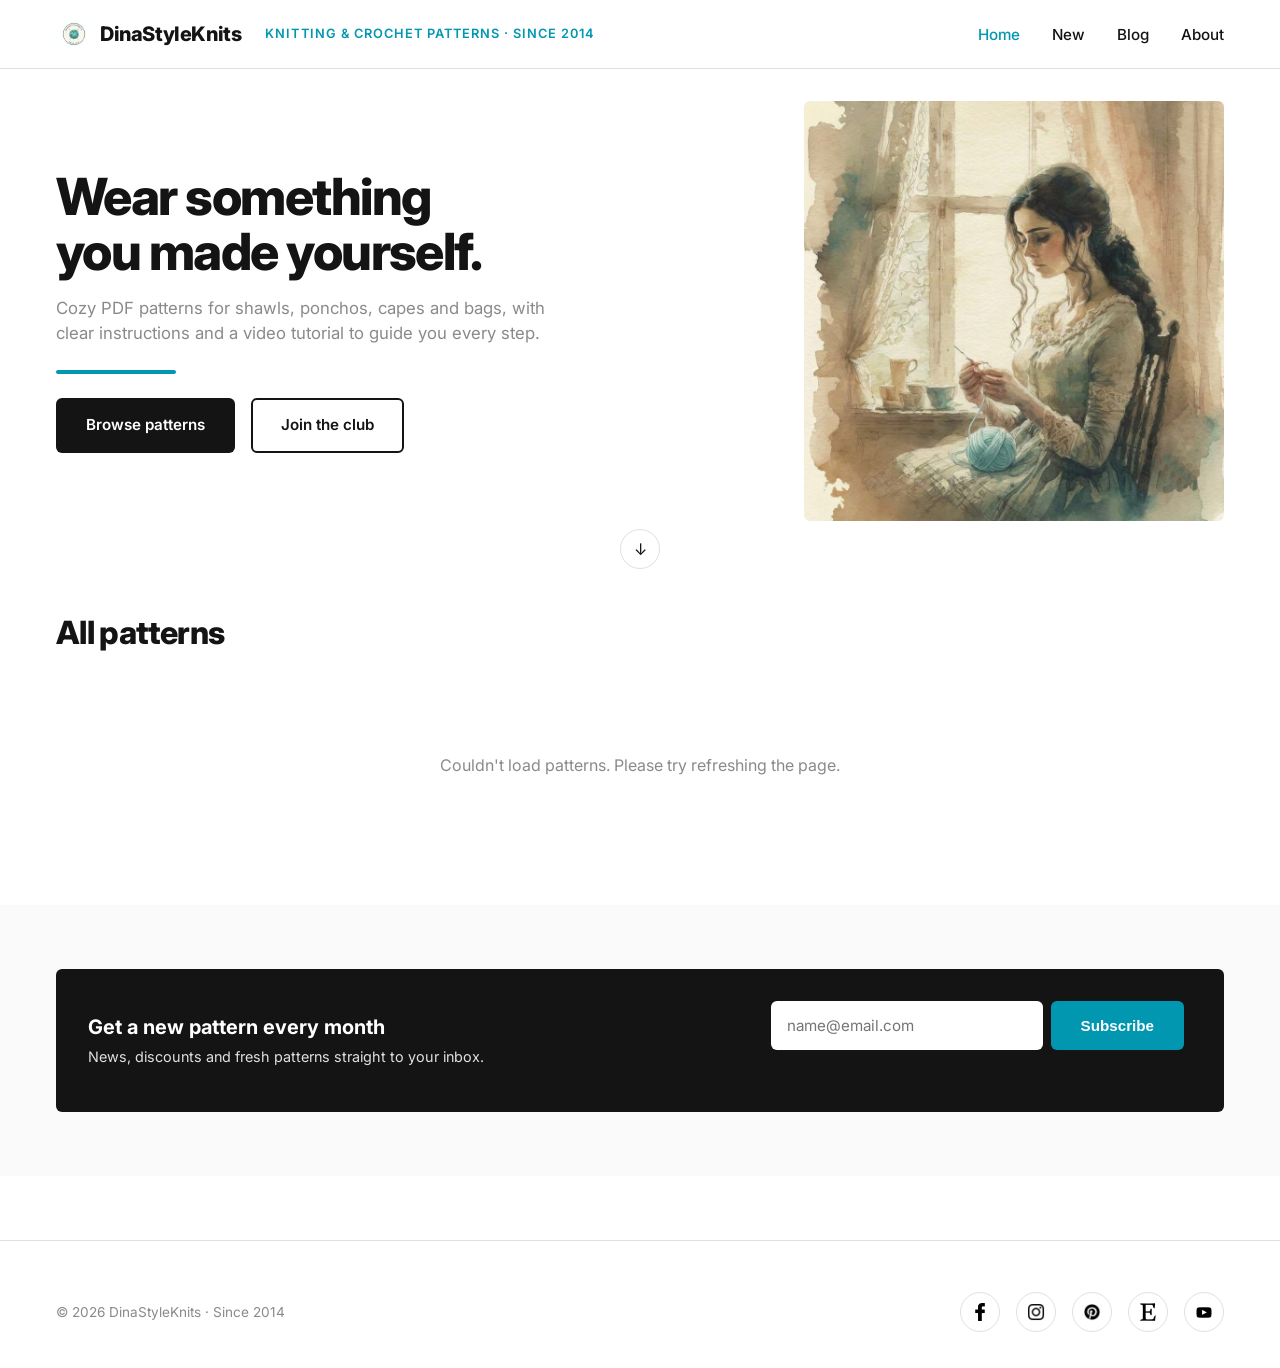
<file: frontend/index.html>
<!DOCTYPE html>
<html lang="en">
<head>
  <meta charset="UTF-8" />
  <meta name="viewport" content="width=device-width, initial-scale=1.0" />
  <title>DinaStyleKnits — Modern Knit &amp; Crochet Patterns</title>
  <meta name="description" content="Cozy, wearable knit and crochet patterns — PDF + video tutorials. Sustainable accessories since 2014." />
  <!-- Open Graph — картка попереднього перегляду при поширенні посилання в соцмережах/месенджерах.
       ⚠️ Коли буде готовий постійний домен, замінити og:url і og:image на нього. -->
  <meta property="og:type" content="website" />
  <meta property="og:title" content="DinaStyleKnits — Modern Knit &amp; Crochet Patterns" />
  <meta property="og:description" content="Cozy, wearable knit and crochet patterns — PDF + video tutorials. Sustainable accessories since 2014." />
  <meta property="og:image" content="https://dinastyleknits.com/v2/static/images/emblem.jpg" />
  <meta property="og:url" content="https://dinastyleknits.com/v2/index.html" />
  <meta name="twitter:card" content="summary_large_image" />
  <link rel="icon" href="favicon.ico" sizes="any" />
  <link rel="icon" type="image/png" sizes="32x32" href="static/images/favicon-32x32.png" />
  <link rel="icon" type="image/png" sizes="16x16" href="static/images/favicon-16x16.png" />
  <link rel="apple-touch-icon" href="apple-touch-icon.png" />
  <link rel="stylesheet" href="css/style.css" />
</head>
<body data-page="home">

  <header class="site-header" id="site-header"></header>

  <main>
    <section class="hero">
      <div class="container hero__inner">
        <div class="hero__content">
          <h1 class="hero__title">Wear something<br />you made yourself.</h1>
          <p class="hero__subtitle">
            Cozy PDF patterns for shawls, ponchos, capes and bags, with clear
            instructions and a video tutorial to guide you every step.
          </p>
          <span class="hero__title-accent"></span>
          <div class="hero__actions">
            <a class="btn btn-primary" href="#all-patterns">Browse patterns</a>
            <a class="btn btn-outline" href="#subscribe">Join the club</a>
          </div>
        </div>
        <a class="hero__image" href="https://www.etsy.com/shop/DinaStyleKnits?ref=shop-header-name&listing_id=279140232&from_page=listing&section_id=34374086" target="_blank" rel="noopener">
          <img src="static/images/hero-illustration.jpg" alt="Woman knitting by the window" />
        </a>
      </div>
      <div class="scroll-cue">
        <a href="#all-patterns" aria-label="Scroll to all patterns">↓</a>
      </div>
    </section>

    <section class="section" id="all-patterns">
      <div class="container">
        <div class="section__header">
          <h2 class="section__title">All patterns</h2>
        </div>
        <div class="pattern-grid" id="all-patterns-grid">
          <p class="grid-loading">Loading…</p>
        </div>
      </div>
    </section>

    <section class="section section--muted" id="subscribe">
      <div class="container">
        <div class="subscribe">
          <div class="subscribe__text">
            <h3>Get a new pattern every month</h3>
            <p>News, discounts and fresh patterns straight to your inbox.</p>
          </div>
          <form class="subscribe__form" id="subscribe-form">
            <input type="email" name="email" placeholder="name@email.com" required />
            <button type="submit" class="btn btn-accent">Subscribe</button>
            <p class="subscribe__message"></p>
          </form>
        </div>
      </div>
    </section>
  </main>

  <footer class="site-footer" id="site-footer"></footer>

  <script src="js/config.js"></script>
  <script src="js/api.js"></script>
  <script src="js/layout.js"></script>
  <script src="js/pattern-card.js"></script>
  <script src="js/subscribe.js"></script>
  <script src="js/home.js"></script>
  <script src="js/analytics-track.js"></script>
</body>
</html>
</file>
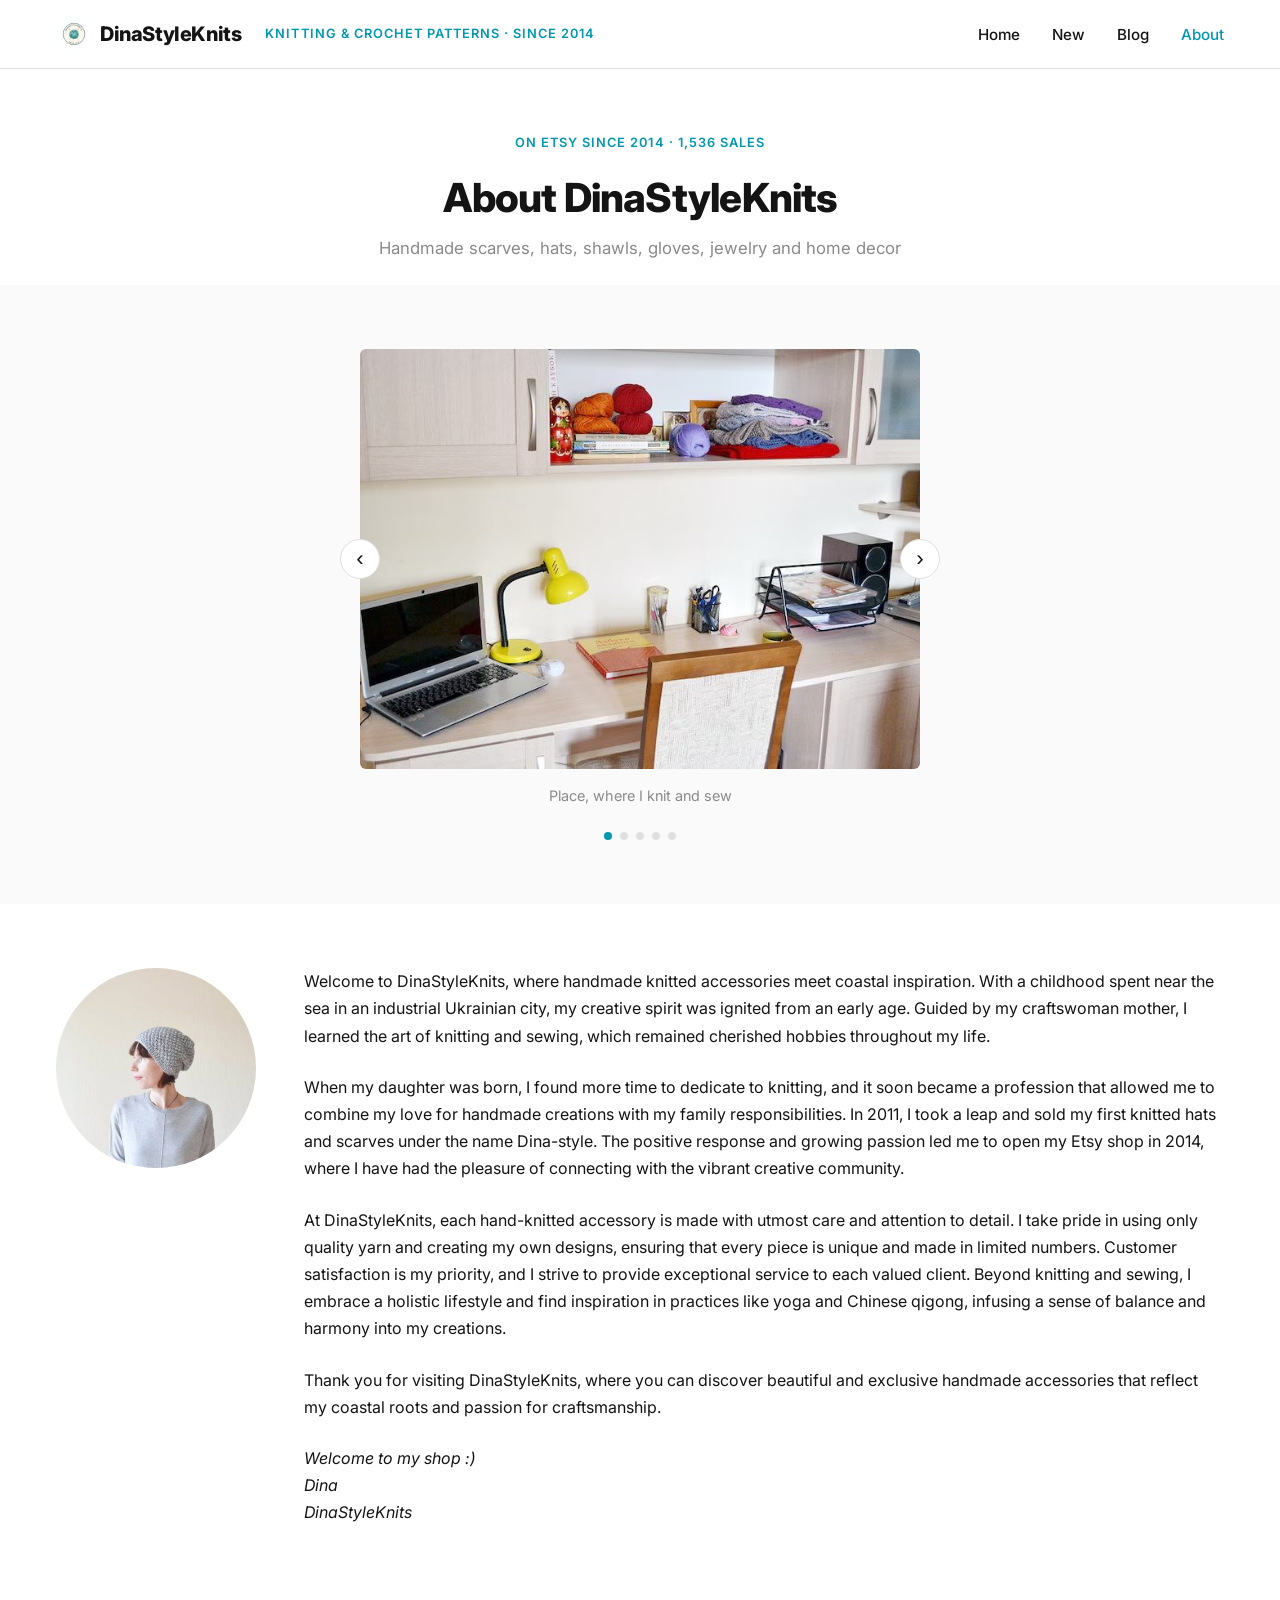
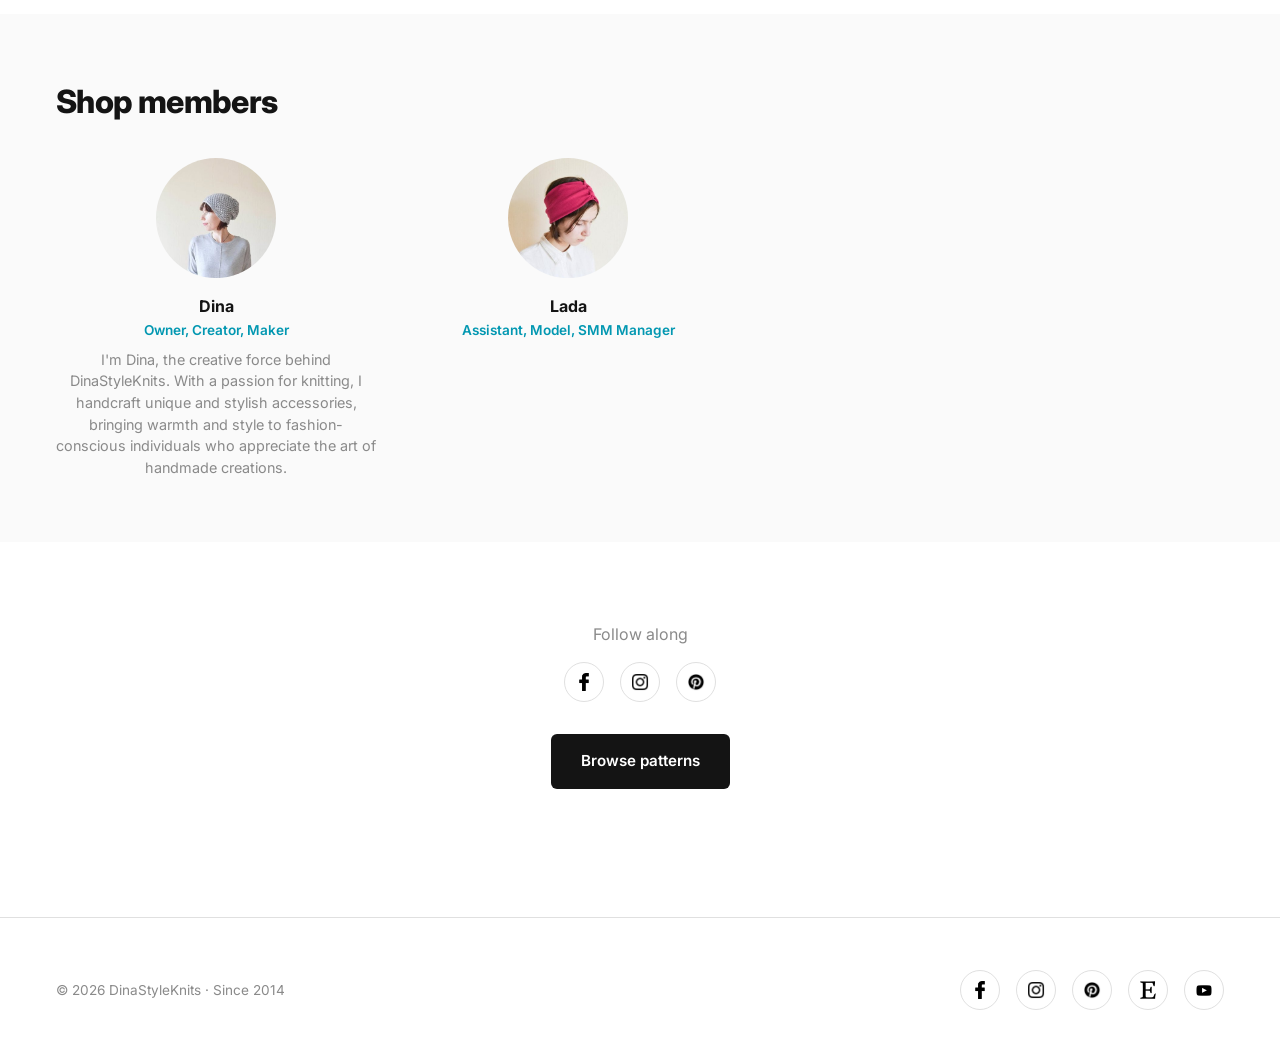
<file: frontend/about.html>
<!DOCTYPE html>
<html lang="en">
<head>
  <meta charset="UTF-8" />
  <meta name="viewport" content="width=device-width, initial-scale=1.0" />
  <title>About — DinaStyleKnits</title>
  <meta name="description" content="Handmade scarves, hats, shawls, gloves, jewelry and home decor by DinaStyleKnits — on Etsy since 2014." />
  <meta property="og:type" content="website" />
  <meta property="og:title" content="About — DinaStyleKnits" />
  <meta property="og:description" content="Handmade scarves, hats, shawls, gloves, jewelry and home decor by DinaStyleKnits — on Etsy since 2014." />
  <meta property="og:image" content="https://dinastyleknits.com/v2/static/images/emblem.jpg" />
  <meta property="og:url" content="https://dinastyleknits.com/v2/about.html" />
  <meta name="twitter:card" content="summary_large_image" />
  <link rel="icon" href="favicon.ico" sizes="any" />
  <link rel="icon" type="image/png" sizes="32x32" href="static/images/favicon-32x32.png" />
  <link rel="icon" type="image/png" sizes="16x16" href="static/images/favicon-16x16.png" />
  <link rel="apple-touch-icon" href="apple-touch-icon.png" />
  <link rel="stylesheet" href="css/style.css" />
  <link rel="stylesheet" href="css/about.css" />
</head>
<body data-page="about">

  <header class="site-header" id="site-header"></header>

  <main>
    <section class="section about-intro">
      <div class="container">
        <p class="hero__eyebrow-standalone">On Etsy since 2014 · 1,536 sales</p>
        <h1 class="about-title">About DinaStyleKnits</h1>
        <p class="about-subtitle">Handmade scarves, hats, shawls, gloves, jewelry and home decor</p>
      </div>
    </section>

    <section class="section section--muted">
      <div class="container">
        <div class="about-carousel" id="about-carousel">
          <button class="about-carousel__arrow about-carousel__arrow--prev" id="carousel-prev" aria-label="Previous photo">&#8249;</button>
          <div class="about-carousel__viewport">
            <img class="about-carousel__image" id="carousel-image" src="" alt="" />
          </div>
          <button class="about-carousel__arrow about-carousel__arrow--next" id="carousel-next" aria-label="Next photo">&#8250;</button>
        </div>
        <p class="about-carousel__caption" id="carousel-caption"></p>
        <div class="about-carousel__dots" id="carousel-dots"></div>
      </div>
    </section>

    <section class="section">
      <div class="container about-story">
        <div class="about-story__avatar">
          <img src="static/images/about-avatar-dina.jpg" alt="Dina" class="about-story__avatar-img" />
        </div>
        <div class="about-story__text">
          <p>
            Welcome to DinaStyleKnits, where handmade knitted accessories meet coastal
            inspiration. With a childhood spent near the sea in an industrial Ukrainian
            city, my creative spirit was ignited from an early age. Guided by my
            craftswoman mother, I learned the art of knitting and sewing, which remained
            cherished hobbies throughout my life.
          </p>
          <p>
            When my daughter was born, I found more time to dedicate to knitting, and it
            soon became a profession that allowed me to combine my love for handmade
            creations with my family responsibilities. In 2011, I took a leap and sold my
            first knitted hats and scarves under the name Dina-style. The positive
            response and growing passion led me to open my Etsy shop in 2014, where I
            have had the pleasure of connecting with the vibrant creative community.
          </p>
          <p>
            At DinaStyleKnits, each hand-knitted accessory is made with utmost care and
            attention to detail. I take pride in using only quality yarn and creating my
            own designs, ensuring that every piece is unique and made in limited
            numbers. Customer satisfaction is my priority, and I strive to provide
            exceptional service to each valued client. Beyond knitting and sewing, I
            embrace a holistic lifestyle and find inspiration in practices like yoga and
            Chinese qigong, infusing a sense of balance and harmony into my creations.
          </p>
          <p>
            Thank you for visiting DinaStyleKnits, where you can discover beautiful and
            exclusive handmade accessories that reflect my coastal roots and passion for
            craftsmanship.
          </p>
          <p class="about-story__signature">
            Welcome to my shop :)<br />
            Dina<br />
            DinaStyleKnits
          </p>
        </div>
      </div>
    </section>

    <section class="section section--muted">
      <div class="container">
        <h2 class="section__title" style="margin-bottom: var(--space-4);">Shop members</h2>
        <div class="about-team">
          <div class="about-team__member">
            <img src="static/images/about-avatar-dina.jpg" alt="Dina" class="about-team__avatar-img" />
            <p class="about-team__name">Dina</p>
            <p class="about-team__role">Owner, Creator, Maker</p>
            <p class="about-team__bio">
              I'm Dina, the creative force behind DinaStyleKnits. With a passion for
              knitting, I handcraft unique and stylish accessories, bringing warmth and
              style to fashion-conscious individuals who appreciate the art of handmade
              creations.
            </p>
          </div>
          <div class="about-team__member">
            <img src="static/images/about-avatar-lada.jpg" alt="Lada" class="about-team__avatar-img" />
            <p class="about-team__name">Lada</p>
            <p class="about-team__role">Assistant, Model, SMM Manager</p>
          </div>
        </div>
      </div>
    </section>

    <section class="section">
      <div class="container" style="text-align: center;">
        <p style="color: var(--color-gray-500); margin-bottom: var(--space-2);">Follow along</p>
        <ul class="social-links" style="justify-content: center; margin: 0 auto var(--space-4);">
          <li><a href="https://www.facebook.com/pages/Dinastyleknits/1541734096057441" target="_blank" rel="noopener" aria-label="Facebook"><img src="static/images/facebook-icon.png" alt="" class="social-icon-img" /></a></li>
          <li><a href="http://instagram.com/dina.style" target="_blank" rel="noopener" aria-label="Instagram"><img src="static/images/instagram-icon.png" alt="" class="social-icon-img" /></a></li>
          <li><a href="https://www.pinterest.com/dinastyleknits/" target="_blank" rel="noopener" aria-label="Pinterest"><img src="static/images/pinterest-icon.png" alt="" class="social-icon-img" /></a></li>
        </ul>
        <a class="btn btn-primary" href="index.html#all-patterns">Browse patterns</a>
      </div>
    </section>
  </main>

  <footer class="site-footer" id="site-footer"></footer>

  <script src="js/config.js"></script>
  <script src="js/api.js"></script>
  <script src="js/layout.js"></script>
  <script src="js/about.js"></script>
  <script src="js/analytics-track.js"></script>
</body>
</html>
</file>
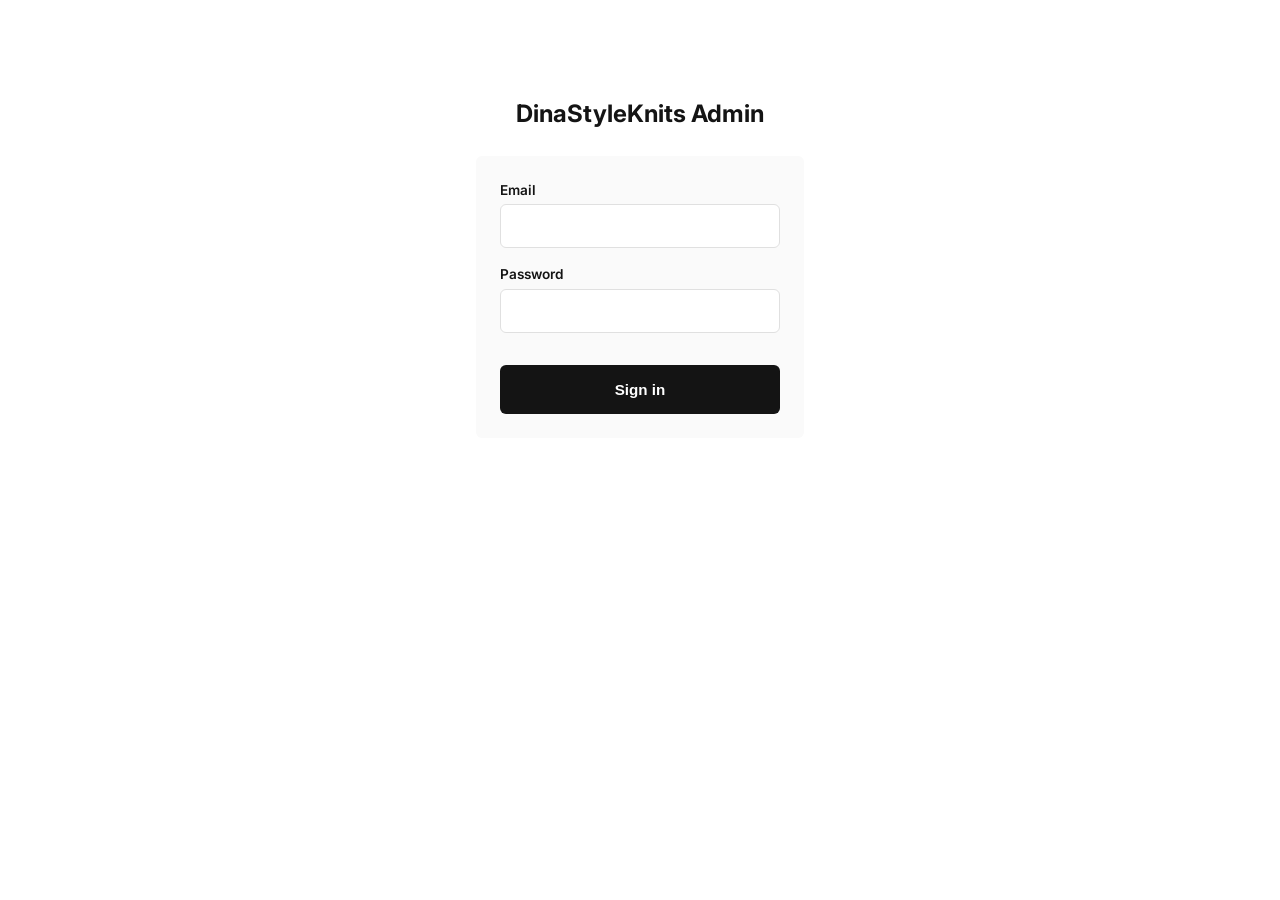
<file: frontend/admin.html>
<!DOCTYPE html>
<html lang="en">
<head>
  <meta charset="UTF-8" />
  <meta name="viewport" content="width=device-width, initial-scale=1.0" />
  <title>Admin — DinaStyleKnits</title>
  <meta name="robots" content="noindex, nofollow" />
  <link rel="icon" href="favicon.ico" sizes="any" />
  <link rel="icon" type="image/png" sizes="32x32" href="static/images/favicon-32x32.png" />
  <link rel="icon" type="image/png" sizes="16x16" href="static/images/favicon-16x16.png" />
  <link rel="apple-touch-icon" href="apple-touch-icon.png" />
  <link rel="stylesheet" href="css/style.css" />
  <link rel="stylesheet" href="css/admin.css" />
</head>
<body data-page="admin">

  <div id="admin-root">
    <p style="text-align:center; padding: 48px;">Loading…</p>
  </div>

  <script src="js/config.js"></script>
  <script src="js/api.js"></script>
  <script src="js/admin.js"></script>
</body>
</html>
</file>
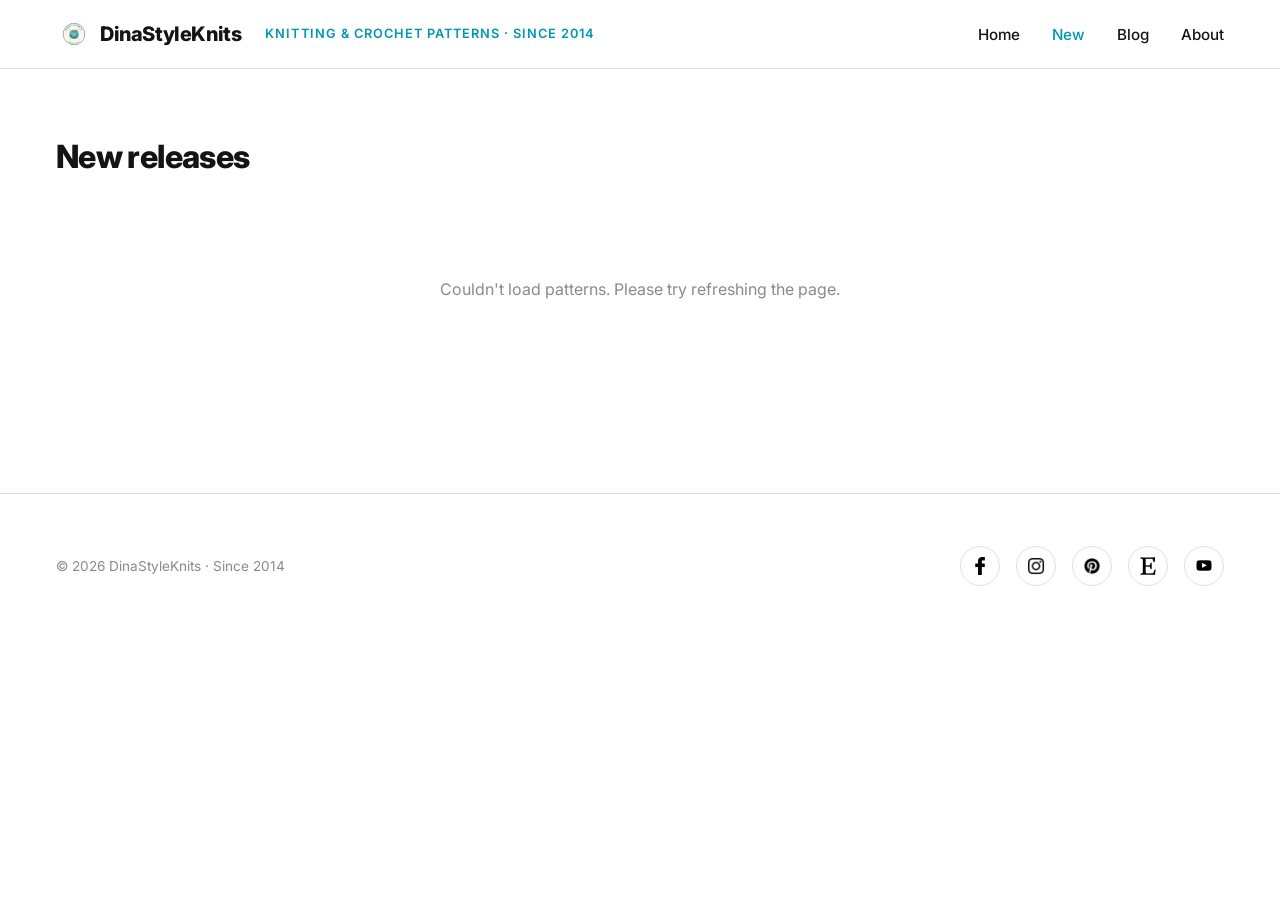
<file: frontend/new.html>
<!DOCTYPE html>
<html lang="en">
<head>
  <meta charset="UTF-8" />
  <meta name="viewport" content="width=device-width, initial-scale=1.0" />
  <title>New releases — DinaStyleKnits</title>
  <meta name="description" content="The newest knit and crochet PDF patterns from DinaStyleKnits." />
  <meta property="og:type" content="website" />
  <meta property="og:title" content="New releases — DinaStyleKnits" />
  <meta property="og:description" content="The newest knit and crochet PDF patterns from DinaStyleKnits." />
  <meta property="og:image" content="https://dinastyleknits.com/v2/static/images/emblem.jpg" />
  <meta property="og:url" content="https://dinastyleknits.com/v2/new.html" />
  <meta name="twitter:card" content="summary_large_image" />
  <link rel="icon" href="favicon.ico" sizes="any" />
  <link rel="icon" type="image/png" sizes="32x32" href="static/images/favicon-32x32.png" />
  <link rel="icon" type="image/png" sizes="16x16" href="static/images/favicon-16x16.png" />
  <link rel="apple-touch-icon" href="apple-touch-icon.png" />
  <link rel="stylesheet" href="css/style.css" />
</head>
<body data-page="new">

  <header class="site-header" id="site-header"></header>

  <main>
    <section class="section">
      <div class="container">
        <div class="section__header">
          <h2 class="section__title">New releases</h2>
        </div>
        <div class="pattern-grid" id="new-grid">
          <p class="grid-loading">Loading…</p>
        </div>
      </div>
    </section>
  </main>

  <footer class="site-footer" id="site-footer"></footer>

  <script src="js/config.js"></script>
  <script src="js/api.js"></script>
  <script src="js/layout.js"></script>
  <script src="js/pattern-card.js"></script>
  <script src="js/new.js"></script>
  <script src="js/analytics-track.js"></script>
</body>
</html>
</file>
<file: frontend/css/style.css>
/* =========================================================================
   DinaStyleKnits — дизайн-система
   Палітра затверджена замовницею: білий / чорний + яскравий бірюзовий (з банера)
   Мінімалізм: багато повітря, мінімум декору, акцент лише на кольорі й типографіці
   ========================================================================= */

@import url('https://fonts.googleapis.com/css2?family=Inter:wght@400;500;600;700;800&display=swap');

:root {
  /* Кольори — див. звіт з аналізу палітри (HEX виміряно напряму з банера/емблеми) */
  --color-accent: #0297B1;
  --color-accent-dark: #017792;
  --color-accent-light: #E3F5F8;
  --color-black: #141414;
  --color-white: #FFFFFF;
  --color-gray-50: #FAFAFA;
  --color-gray-100: #F2F2F2;
  --color-gray-300: #E0E0E0;
  --color-gray-500: #8A8A8A;

  /* Типографіка */
  --font-body: 'Inter', system-ui, -apple-system, sans-serif;

  /* Відступи (базова шкала 8px) */
  --space-1: 8px;
  --space-2: 16px;
  --space-3: 24px;
  --space-4: 32px;
  --space-6: 48px;
  --space-8: 64px;
  --space-10: 96px;

  --radius: 6px;
  --max-width: 1200px;
}

* {
  box-sizing: border-box;
}

html {
  scroll-behavior: smooth;
}

body {
  margin: 0;
  font-family: var(--font-body);
  color: var(--color-black);
  background: var(--color-white);
  line-height: 1.5;
  -webkit-font-smoothing: antialiased;
}

img {
  max-width: 100%;
  display: block;
}

a {
  color: inherit;
  text-decoration: none;
}

.container {
  max-width: var(--max-width);
  margin: 0 auto;
  padding: 0 var(--space-2);
}

/* Видимий фокус для клавіатурної навігації — не прибираємо outline, лише стилізуємо */
a:focus-visible,
button:focus-visible,
input:focus-visible {
  outline: 2px solid var(--color-accent);
  outline-offset: 2px;
}

/* ================= HEADER / NAV ================= */

.site-header {
  border-bottom: 1px solid var(--color-gray-300);
  position: sticky;
  top: 0;
  background: var(--color-white);
  z-index: 100;
}

.site-header__inner {
  display: flex;
  align-items: center;
  padding: var(--space-2) var(--space-2);
  max-width: var(--max-width);
  margin: 0 auto;
}

.brand {
  display: flex;
  align-items: center;
  gap: var(--space-1);
  font-weight: 800;
  font-size: 1.25rem;
  letter-spacing: -0.02em;
}

.brand img {
  height: 36px;
  width: 36px;
  border-radius: 50%;
}

.header-tagline {
  margin: 0 0 0 var(--space-3);
  text-transform: uppercase;
  letter-spacing: 0.08em;
  font-size: 0.8rem;
  font-weight: 600;
  color: var(--color-accent);
  white-space: nowrap;
}

.nav-links {
  display: flex;
  gap: var(--space-4);
  list-style: none;
  margin: 0 0 0 auto;
  padding: 0;
}

.nav-links a {
  font-weight: 500;
  font-size: 0.95rem;
  transition: color 0.15s ease;
}

.nav-links a:hover,
.nav-links a.is-active {
  color: var(--color-accent);
}

.nav-toggle {
  display: none;
  background: none;
  border: none;
  cursor: pointer;
  padding: var(--space-1);
}

.nav-toggle span {
  display: block;
  width: 24px;
  height: 2px;
  background: var(--color-black);
  margin: 5px 0;
  transition: transform 0.2s ease, opacity 0.2s ease;
}

/* ================= BUTTONS ================= */

.btn {
  display: inline-flex;
  align-items: center;
  justify-content: center;
  gap: var(--space-1);
  padding: 14px 28px;
  border-radius: var(--radius);
  font-weight: 600;
  font-size: 0.95rem;
  border: 2px solid transparent;
  cursor: pointer;
  transition: background 0.15s ease, color 0.15s ease, border-color 0.15s ease;
  min-height: 44px; /* зручний touch-таргет для мобільних */
}

.btn-primary {
  background: var(--color-black);
  color: var(--color-white);
}

.btn-primary:hover {
  background: var(--color-accent-dark);
}

.btn-outline {
  background: transparent;
  border-color: var(--color-black);
  color: var(--color-black);
}

.btn-outline:hover {
  border-color: var(--color-accent);
  color: var(--color-accent);
}

.btn-accent {
  background: var(--color-accent);
  color: var(--color-white);
}

.btn-accent:hover {
  background: var(--color-accent-dark);
}

/* ================= HERO ================= */

.hero {
  padding: var(--space-4) 0 var(--space-2);
}

.hero__inner {
  display: grid;
  grid-template-columns: 1.1fr 0.9fr;
  gap: var(--space-6);
  align-items: center;
}

.hero__content {
  display: flex;
  flex-direction: column;
  justify-content: center;
}

.hero__title {
  font-size: clamp(2rem, 4vw, 3.25rem);
  font-weight: 800;
  letter-spacing: -0.03em;
  line-height: 1.08;
  margin: 0 0 var(--space-2);
}

.hero__title-accent {
  display: block;
  width: 120px;
  height: 4px;
  background: var(--color-accent);
  border-radius: 2px;
  margin: 0 0 var(--space-3);
}

.hero__subtitle {
  font-size: 1.05rem;
  color: var(--color-gray-500);
  max-width: 46ch;
  margin: 0 0 var(--space-3);
}

.hero__actions {
  display: flex;
  gap: var(--space-2);
  flex-wrap: wrap;
}

.hero__image {
  display: block;
  aspect-ratio: 1 / 1;
  background: var(--color-gray-100);
  border-radius: var(--radius);
  overflow: hidden;
  max-width: 420px;
  margin-left: auto;
}

.hero__image img {
  width: 100%;
  height: 100%;
  object-fit: cover;
}

.scroll-cue {
  display: flex;
  justify-content: center;
  margin-top: var(--space-1);
}

.scroll-cue a {
  width: 40px;
  height: 40px;
  border: 1px solid var(--color-gray-300);
  border-radius: 50%;
  display: flex;
  align-items: center;
  justify-content: center;
}

/* ================= SECTIONS ================= */

.section {
  padding: var(--space-8) 0;
}

/* Секція одразу під hero — верхній відступ менший, бо hero вже має власний
   нижній відступ; без цього між блоками лишається забагато порожнього місця */
#all-patterns {
  padding-top: var(--space-3);
}

.section--muted {
  background: var(--color-gray-50);
}

.section__header {
  display: flex;
  justify-content: space-between;
  align-items: flex-end;
  margin-bottom: var(--space-4);
  gap: var(--space-2);
  flex-wrap: wrap;
}

.section__title {
  font-size: clamp(1.5rem, 3vw, 2rem);
  font-weight: 800;
  letter-spacing: -0.02em;
  margin: 0;
}

.section__link {
  font-weight: 600;
  font-size: 0.9rem;
  border-bottom: 1px solid currentColor;
  padding-bottom: 2px;
}

.section__link:hover {
  color: var(--color-accent);
}

/* ================= PATTERN GRID / CARDS ================= */

.pattern-grid {
  display: grid;
  grid-template-columns: repeat(3, 1fr);
  gap: var(--space-3);
}

.pattern-card {
  display: block;
}

.pattern-card__image {
  aspect-ratio: 1 / 1;
  background: var(--color-gray-100);
  border-radius: var(--radius);
  overflow: hidden;
  margin-bottom: var(--space-1);
}

.pattern-card__image img {
  width: 100%;
  height: 100%;
  object-fit: contain;
  transition: transform 0.3s ease;
}

.pattern-card:hover .pattern-card__image img {
  transform: scale(1.04);
}

.pattern-card__title {
  font-weight: 600;
  font-size: 0.95rem;
  margin: 0 0 4px;
  transition: color 0.15s ease;
}

.pattern-card:hover .pattern-card__title {
  color: var(--color-accent);
}

.pattern-card__price {
  color: var(--color-gray-500);
  font-size: 0.9rem;
  margin: 0;
}

.badge-new {
  display: inline-block;
  vertical-align: middle;
  margin-right: 6px;
  transform: translateY(-1px);
  background: var(--color-accent);
  color: var(--color-white);
  font-size: 0.7rem;
  font-weight: 700;
  text-transform: uppercase;
  letter-spacing: 0.04em;
  padding: 3px 8px;
  border-radius: 4px;
}

.grid-loading,
.grid-empty {
  grid-column: 1 / -1;
  text-align: center;
  color: var(--color-gray-500);
  padding: var(--space-6) 0;
}

/* ================= PATTERN DETAIL PAGE ================= */

.pattern-detail {
  display: grid;
  grid-template-columns: 1fr 1fr;
  gap: var(--space-6);
  align-items: start;
}

.pattern-detail__image {
  border-radius: var(--radius);
  overflow: hidden;
  background: var(--color-gray-100);
  aspect-ratio: 1 / 1;
}

.pattern-detail__image img {
  width: 100%;
  height: 100%;
  object-fit: contain;
}

.pattern-detail__price {
  font-size: 1.5rem;
  font-weight: 700;
  color: var(--color-accent);
  margin: var(--space-1) 0 var(--space-3);
}

.pattern-detail__description {
  color: var(--color-gray-500);
  margin-bottom: var(--space-3);
  white-space: pre-line;
}

.breadcrumb {
  font-size: 0.85rem;
  color: var(--color-gray-500);
  margin-bottom: var(--space-3);
}

.breadcrumb a:hover {
  color: var(--color-accent);
}

/* ================= SUBSCRIBE ================= */

.subscribe {
  background: var(--color-black);
  color: var(--color-white);
  border-radius: var(--radius);
  padding: var(--space-4);
  display: flex;
  justify-content: space-between;
  align-items: center;
  gap: var(--space-3);
  flex-wrap: wrap;
}

.subscribe__text h3 {
  margin: 0 0 4px;
  font-size: 1.25rem;
}

.subscribe__text p {
  margin: 0;
  color: var(--color-gray-300);
  font-size: 0.9rem;
}

.subscribe__form {
  display: flex;
  gap: var(--space-1);
  flex-wrap: wrap;
}

.subscribe__form input[type="email"] {
  padding: 12px 16px;
  border-radius: var(--radius);
  border: none;
  font-family: var(--font-body);
  font-size: 0.95rem;
  min-width: 240px;
  min-height: 44px;
}

.subscribe__message {
  width: 100%;
  font-size: 0.85rem;
  margin-top: var(--space-1);
}

.subscribe__message.is-success {
  color: #7CE0C6;
}

.subscribe__message.is-error {
  color: #FF9B9B;
}

/* ================= FOOTER ================= */

.site-footer {
  border-top: 1px solid var(--color-gray-300);
  padding: var(--space-6) 0 var(--space-4);
  margin-top: var(--space-8);
}

.site-footer__inner {
  display: flex;
  justify-content: space-between;
  align-items: center;
  flex-wrap: wrap;
  gap: var(--space-3);
}

.social-links {
  display: flex;
  gap: var(--space-2);
  list-style: none;
  margin: 0;
  padding: 0;
}

.social-links a {
  width: 40px;
  height: 40px;
  border-radius: 50%;
  border: 1px solid var(--color-gray-300);
  display: flex;
  align-items: center;
  justify-content: center;
  color: var(--color-black);
  transition: border-color 0.15s ease, color 0.15s ease;
}

.social-icon-img {
  width: 18px;
  height: 18px;
  object-fit: contain;
}

.social-icon-img.icon-youtube {
  width: 30px;
  height: 15px;
}

.social-links a:hover {
  border-color: var(--color-accent);
  color: var(--color-accent);
}

.footer-copy {
  color: var(--color-gray-500);
  font-size: 0.85rem;
}

/* ================= STUB PAGE (Blog / About) ================= */

.stub-page {
  padding: var(--space-10) 0;
  text-align: center;
}

.stub-page h1 {
  font-size: clamp(1.75rem, 4vw, 2.5rem);
  margin-bottom: var(--space-2);
}

.stub-page p {
  color: var(--color-gray-500);
  max-width: 50ch;
  margin: 0 auto;
}

/* =========================================================================
   МОБІЛЬНА АДАПТАЦІЯ
   База закладена вже зараз (за домовленістю), щоб пізніший платний етап
   був про доопрацювання, а не переписування з нуля.
   ========================================================================= */

@media (max-width: 900px) {
  .header-tagline {
    display: none;
  }

  .pattern-grid {
    grid-template-columns: repeat(2, 1fr);
  }

  .hero__inner {
    grid-template-columns: 1fr;
  }

  .hero__image {
    order: -1;
  }

  .pattern-detail {
    grid-template-columns: 1fr;
  }
}

@media (max-width: 640px) {
  .nav-toggle {
    display: block;
  }

  .header-tagline {
    display: none;
  }

  .nav-links {
    position: absolute;
    top: 100%;
    left: 0;
    right: 0;
    background: var(--color-white);
    border-bottom: 1px solid var(--color-gray-300);
    flex-direction: column;
    padding: var(--space-2);
    gap: var(--space-2);
    display: none;
  }

  .nav-links.is-open {
    display: flex;
  }

  .site-header__inner {
    position: relative;
  }

  .pattern-grid {
    grid-template-columns: repeat(2, 1fr);
    gap: var(--space-2);
  }

  .subscribe {
    flex-direction: column;
    align-items: flex-start;
  }

  .subscribe__form {
    width: 100%;
  }

  .subscribe__form input[type="email"] {
    flex: 1;
    min-width: 0;
  }

  .site-footer__inner {
    flex-direction: column;
    align-items: flex-start;
  }
}

@media (max-width: 420px) {
  .pattern-grid {
    grid-template-columns: 1fr;
  }
}
</file>
<file: frontend/css/about.css>
/* =========================================================================
   Стилі сторінки About — доповнюють style.css, специфічні лише для цієї
   сторінки (галерея, блок "історія", команда).
   ========================================================================= */

.hero__eyebrow-standalone {
  text-transform: uppercase;
  letter-spacing: 0.08em;
  font-size: 0.8rem;
  font-weight: 600;
  color: var(--color-accent);
  margin: 0 0 var(--space-2);
}

.about-intro {
  padding-bottom: var(--space-3);
  text-align: center;
}

.about-title {
  font-size: clamp(1.75rem, 4vw, 2.5rem);
  font-weight: 800;
  letter-spacing: -0.02em;
  margin: 0 0 var(--space-1);
}

.about-subtitle {
  color: var(--color-gray-500);
  font-size: 1.05rem;
  max-width: 50ch;
  margin: 0 auto;
}

/* Базовий стиль плейсхолдера "Photo needed" — використовується для аватарок,
   для яких фото ще не надали (команда, підпис під біографією) */
.about-gallery__placeholder {
  aspect-ratio: 1 / 1;
  background: var(--color-gray-100);
  border: 1px dashed var(--color-gray-300);
  border-radius: var(--radius);
  display: flex;
  align-items: center;
  justify-content: center;
  color: var(--color-gray-500);
  font-size: 0.8rem;
  text-align: center;
  padding: var(--space-1);
}

/* ---------- Каруусель фото ---------- */

.about-carousel {
  position: relative;
  max-width: 560px;
  margin: 0 auto;
}

.about-carousel__viewport {
  aspect-ratio: 4 / 3;
  background: var(--color-gray-100);
  border-radius: var(--radius);
  overflow: hidden;
}

.about-carousel__image {
  width: 100%;
  height: 100%;
  object-fit: cover;
  transition: opacity 0.25s ease;
}

.about-carousel__image.is-fading {
  opacity: 0;
}

.about-carousel__arrow {
  position: absolute;
  top: 50%;
  transform: translateY(-50%);
  width: 40px;
  height: 40px;
  border-radius: 50%;
  border: 1px solid var(--color-gray-300);
  background: var(--color-white);
  font-size: 1.4rem;
  line-height: 1;
  cursor: pointer;
  display: flex;
  align-items: center;
  justify-content: center;
  color: var(--color-black);
  transition: border-color 0.15s ease, color 0.15s ease;
}

.about-carousel__arrow:hover {
  border-color: var(--color-accent);
  color: var(--color-accent);
}

.about-carousel__arrow--prev {
  left: -20px;
}

.about-carousel__arrow--next {
  right: -20px;
}

.about-carousel__caption {
  text-align: center;
  color: var(--color-gray-500);
  font-size: 0.9rem;
  max-width: 50ch;
  margin: var(--space-2) auto 0;
  min-height: 2.7em;
}

.about-carousel__dots {
  display: flex;
  justify-content: center;
  gap: 8px;
  margin-top: var(--space-1);
}

.about-carousel__dot {
  width: 8px;
  height: 8px;
  border-radius: 50%;
  border: none;
  background: var(--color-gray-300);
  cursor: pointer;
  padding: 0;
}

.about-carousel__dot.is-active {
  background: var(--color-accent);
}

/* ---------- Історія (текст + фото) ---------- */

.about-story {
  display: grid;
  grid-template-columns: 200px 1fr;
  gap: var(--space-6);
  align-items: start;
}

.about-story__avatar-placeholder {
  border-radius: 50%;
}

.about-story__avatar-img {
  width: 100%;
  aspect-ratio: 1 / 1;
  object-fit: cover;
  border-radius: 50%;
}

.about-story__text p {
  color: var(--color-black);
  line-height: 1.7;
  margin: 0 0 var(--space-3);
}

.about-story__signature {
  color: var(--color-gray-500);
  font-style: italic;
}

/* ---------- Команда ---------- */

.about-team {
  display: grid;
  grid-template-columns: repeat(2, minmax(0, 320px));
  gap: var(--space-4);
}

.about-team__member {
  text-align: center;
}

.about-team__avatar-placeholder {
  width: 120px;
  height: 120px;
  aspect-ratio: unset;
  border-radius: 50%;
  margin: 0 auto var(--space-2);
}

.about-team__avatar-img {
  display: block;
  width: 120px;
  height: 120px;
  object-fit: cover;
  border-radius: 50%;
  margin: 0 auto var(--space-2);
}

.about-team__name {
  font-weight: 700;
  margin: 0;
}

.about-team__role {
  color: var(--color-accent);
  font-size: 0.85rem;
  font-weight: 600;
  margin: 2px 0 var(--space-1);
}

.about-team__bio {
  color: var(--color-gray-500);
  font-size: 0.9rem;
  line-height: 1.5;
  max-width: 42ch;
  margin: 0 auto;
}

/* ---------- Адаптив ---------- */

@media (max-width: 900px) {
  .about-gallery {
    grid-template-columns: repeat(3, 1fr);
  }

  .about-story {
    grid-template-columns: 1fr;
  }

  .about-story__avatar {
    display: flex;
    justify-content: center;
  }

  .about-story__avatar-placeholder,
  .about-story__avatar-img {
    width: 160px;
    height: 160px;
    aspect-ratio: unset;
  }

  .about-team {
    grid-template-columns: 1fr;
    justify-items: center;
  }
}

@media (max-width: 640px) {
  .about-carousel__arrow--prev {
    left: 8px;
  }

  .about-carousel__arrow--next {
    right: 8px;
  }
}
</file>
<file: frontend/css/admin.css>
/* =========================================================================
   Стилі адмінки — окремий файл, бо це внутрішній інструмент (не для
   відвідувачів сайту), тож дизайн трохи утилітарніший за основний сайт.
   Кольори/шрифт беруться зі спільних змінних у style.css.
   ========================================================================= */

.admin-tabs {
  display: flex;
  gap: var(--space-1);
  border-bottom: 1px solid var(--color-gray-300);
  margin-bottom: var(--space-3);
}

.admin-tab {
  background: none;
  border: none;
  border-bottom: 2px solid transparent;
  padding: 10px 4px;
  margin-right: var(--space-3);
  font-family: var(--font-body);
  font-size: 0.95rem;
  font-weight: 600;
  color: var(--color-gray-500);
  cursor: pointer;
}

.admin-tab.is-active {
  color: var(--color-black);
  border-bottom-color: var(--color-accent);
}

.admin-subscribers-header {
  display: flex;
  justify-content: space-between;
  align-items: center;
  gap: var(--space-2);
  flex-wrap: wrap;
}

.admin-topbar {
  display: flex;
  justify-content: space-between;
  align-items: center;
  padding: var(--space-2);
  border-bottom: 1px solid var(--color-gray-300);
}

.admin-topbar h1 {
  font-size: 1.1rem;
  margin: 0;
}

.admin-container {
  max-width: 720px;
  margin: 0 auto;
  padding: var(--space-4) var(--space-2) var(--space-8);
}

/* ---------- Логін ---------- */

.admin-login {
  max-width: 360px;
  margin: var(--space-10) auto 0;
  text-align: center;
}

.admin-login h1 {
  font-size: 1.5rem;
  margin-bottom: var(--space-3);
}

/* ---------- Форми ---------- */

.admin-form {
  display: flex;
  flex-direction: column;
  gap: var(--space-2);
  background: var(--color-gray-50);
  border-radius: var(--radius);
  padding: var(--space-3);
  margin-bottom: var(--space-4);
}

.admin-field {
  display: flex;
  flex-direction: column;
  gap: 4px;
  text-align: left;
}

.admin-field label {
  font-size: 0.85rem;
  font-weight: 600;
}

.admin-field input[type="text"],
.admin-field input[type="email"],
.admin-field input[type="password"],
.admin-field input[type="url"],
.admin-field textarea {
  padding: 10px 12px;
  border: 1px solid var(--color-gray-300);
  border-radius: var(--radius);
  font-family: var(--font-body);
  font-size: 0.95rem;
  min-height: 44px;
}

.admin-field input[type="file"] {
  padding: 10px 0;
  min-height: 44px;
  font-family: var(--font-body);
  font-size: 0.9rem;
}

.admin-field textarea {
  min-height: 80px;
  resize: vertical;
}

.admin-checkbox {
  display: flex;
  align-items: center;
  gap: 8px;
  flex-direction: row;
}

.admin-checkbox input {
  width: 18px;
  height: 18px;
}

.admin-form-actions {
  display: flex;
  gap: var(--space-2);
  margin-top: var(--space-1);
}

.admin-message {
  font-size: 0.9rem;
  margin: 0;
}

.admin-message.is-error {
  color: #C0392B;
}

.admin-message.is-success {
  color: #1E7B4D;
}

/* ---------- Список товарів ---------- */

.admin-list {
  display: flex;
  flex-direction: column;
  gap: var(--space-2);
}

.admin-list-item {
  display: flex;
  align-items: center;
  gap: var(--space-2);
  padding: var(--space-2);
  border: 1px solid var(--color-gray-300);
  border-radius: var(--radius);
}

.admin-list-item__thumb {
  width: 56px;
  height: 56px;
  border-radius: 4px;
  background: var(--color-gray-100);
  overflow: hidden;
  flex-shrink: 0;
}

.admin-list-item__thumb img {
  width: 100%;
  height: 100%;
  object-fit: contain;
}

.admin-list-item__info {
  flex: 1;
  min-width: 0;
}

.admin-list-item__info p {
  margin: 0;
}

.admin-list-item__title {
  font-weight: 600;
  font-size: 0.95rem;
}

.admin-list-item__price {
  color: var(--color-gray-500);
  font-size: 0.85rem;
}

.admin-list-item__actions {
  display: flex;
  gap: 8px;
  flex-shrink: 0;
}

.admin-list-item__actions button {
  padding: 8px 14px;
  font-size: 0.85rem;
  min-height: 40px;
  min-width: 40px;
}

.btn-danger {
  background: transparent;
  border: 2px solid #C0392B;
  color: #C0392B;
}

.btn-danger:hover {
  background: #C0392B;
  color: var(--color-white);
}

.admin-section-title {
  font-size: 1.1rem;
  font-weight: 700;
  margin: var(--space-4) 0 var(--space-2);
}

/* =========================================================================
   МОБІЛЬНА АДАПТАЦІЯ
   ========================================================================= */

@media (max-width: 600px) {
  .admin-list-item {
    flex-wrap: wrap;
  }

  .admin-list-item__actions {
    flex-basis: 100%;
    margin-top: var(--space-1);
  }

  .admin-list-item__actions button {
    flex: 1;
  }

  .admin-subscribers-header {
    align-items: flex-start;
  }

  .admin-subscribers-header #export-csv-btn {
    width: 100%;
  }

  .admin-form-actions {
    flex-wrap: wrap;
  }

  .admin-form-actions button {
    flex: 1;
    min-width: 120px;
  }
}
</file>
